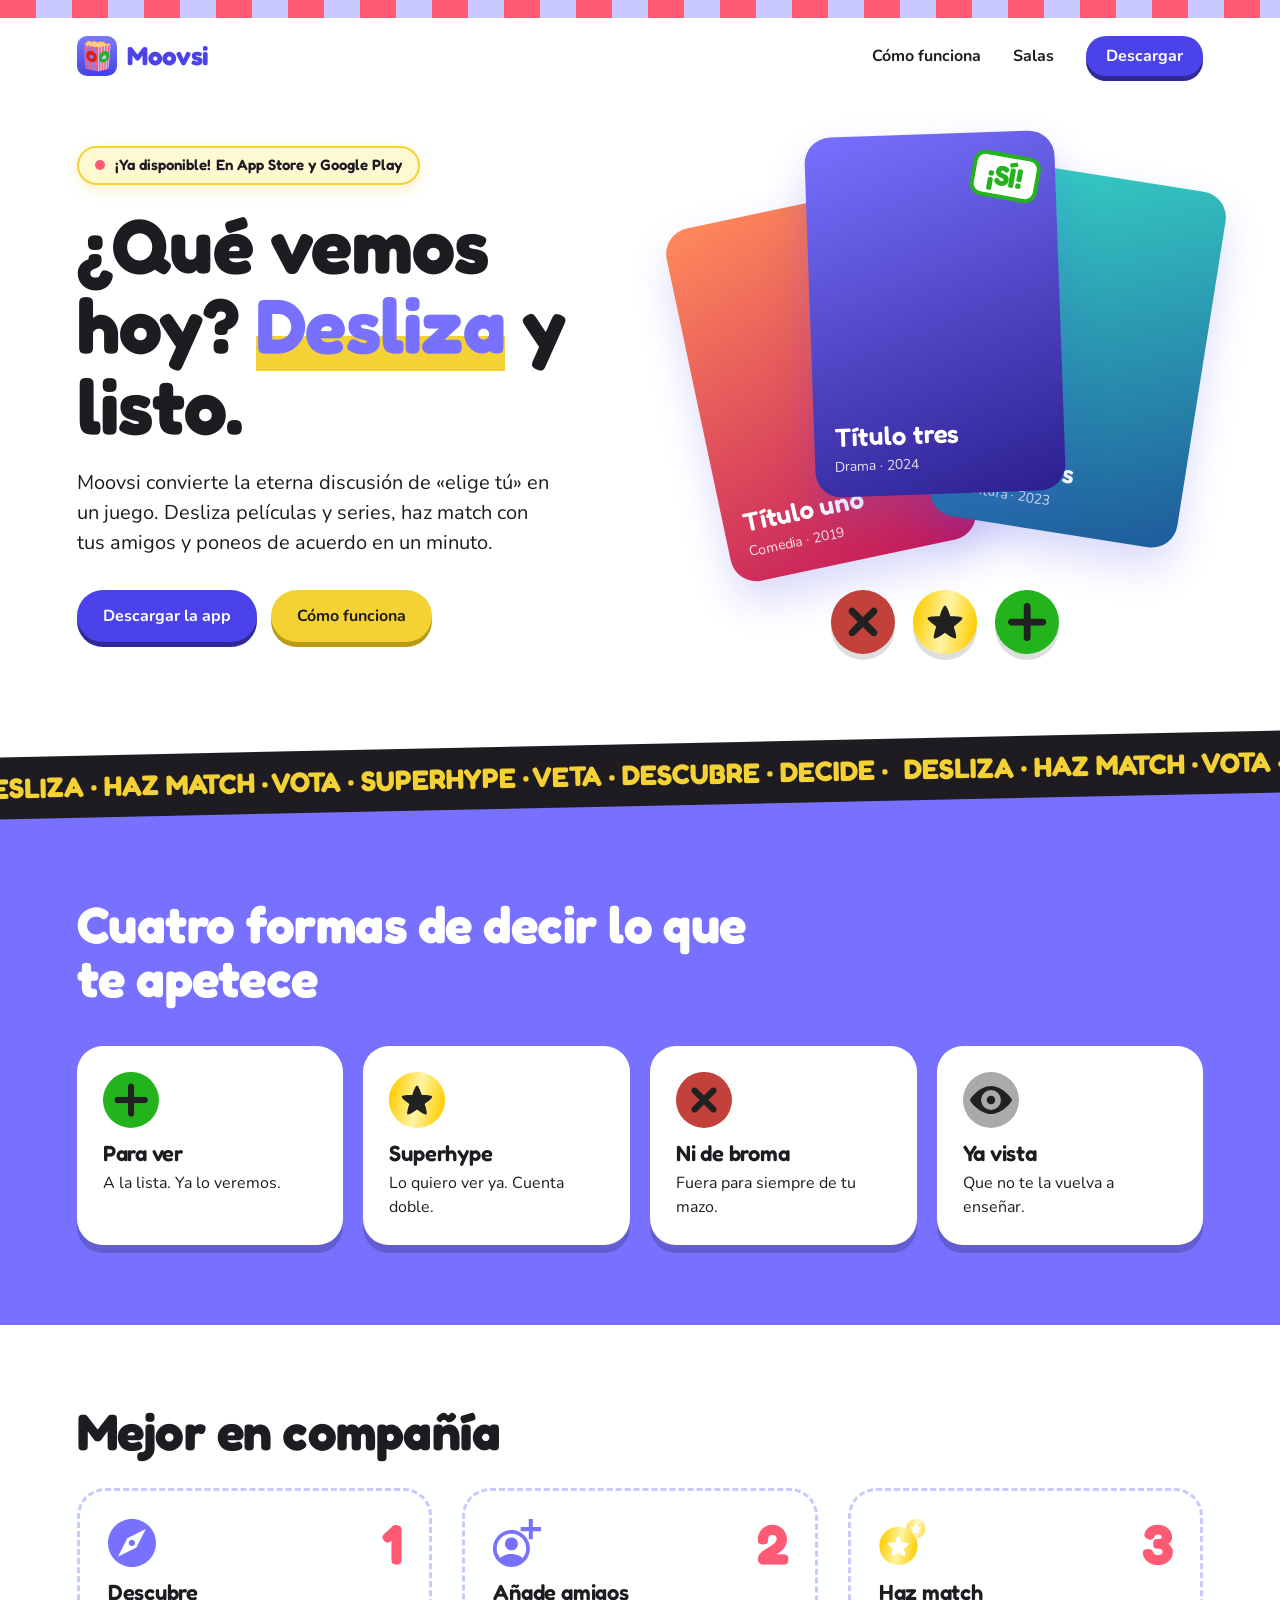
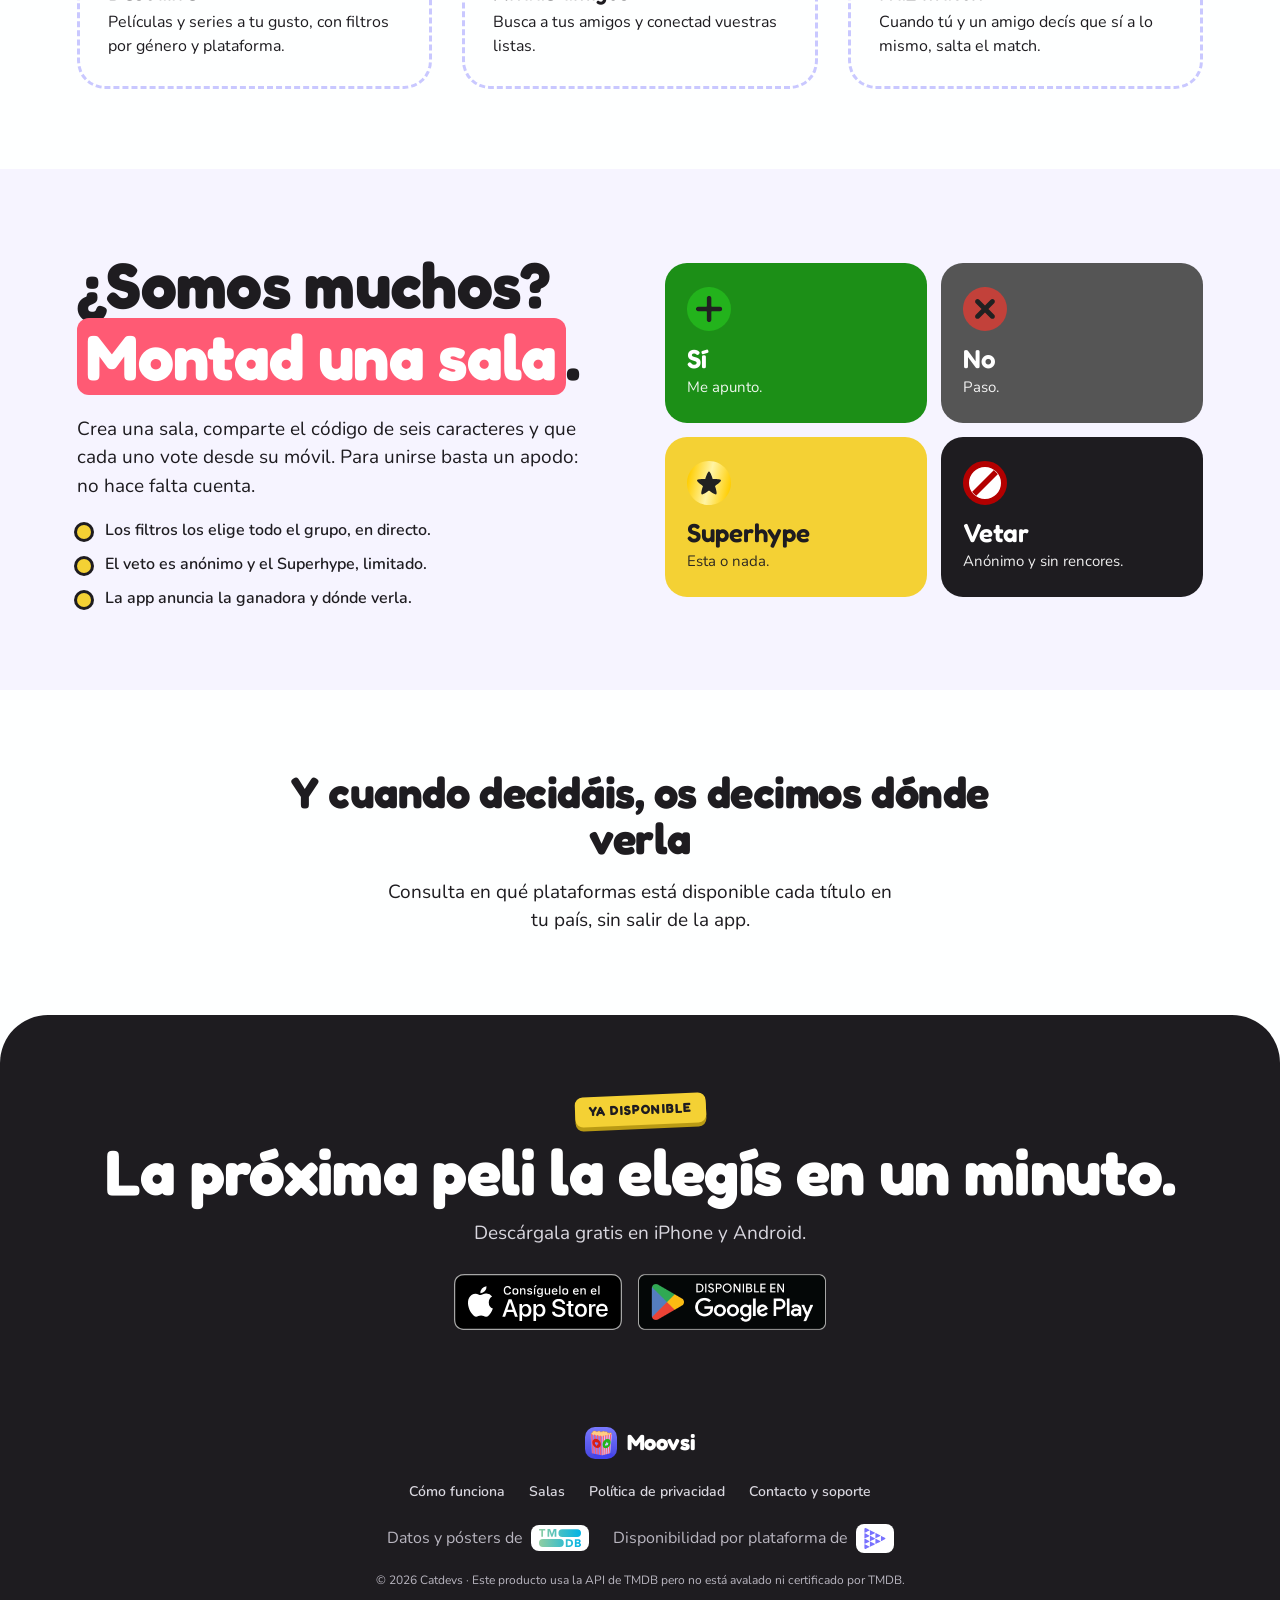
<file: index.html>
<!doctype html>
<html lang="es">
<head>
  <meta charset="utf-8">
  <meta name="viewport" content="width=device-width, initial-scale=1">
  <title>Moovsi: elige qué ver con tus amigos</title>
  <meta name="description" content="Moovsi convierte el eterno «¿qué vemos hoy?» en un juego. Desliza películas y series, haz match con tus amigos o montad una sala y votad juntos.">
  <link rel="canonical" href="https://moovsi.com/">
  <meta name="theme-color" content="#7871FF">

  <!-- Open Graph / Social Sharing -->
  <meta property="og:type" content="website">
  <meta property="og:url" content="https://moovsi.com/">
  <meta property="og:site_name" content="Moovsi">
  <meta property="og:title" content="Moovsi: elige qué ver con tus amigos">
  <meta property="og:description" content="Moovsi convierte el eterno «¿qué vemos hoy?» en un juego. Desliza películas y series, haz match con tus amigos o montad una sala y votad juntos.">
  <meta property="og:image" content="https://moovsi.com/assets/img/app-icon.png">

  <!-- Twitter Card -->
  <meta name="twitter:card" content="summary">
  <meta name="twitter:title" content="Moovsi: elige qué ver con tus amigos">
  <meta name="twitter:description" content="Moovsi convierte el eterno «¿qué vemos hoy?» en un juego. Desliza películas y series, haz match con tus amigos o montad una sala y votad juntos.">
  <meta name="twitter:image" content="https://moovsi.com/assets/img/app-icon.png">
  <link rel="icon" type="image/png" href="assets/img/app-icon.png">
  <link rel="preconnect" href="https://fonts.googleapis.com">
  <link rel="preconnect" href="https://fonts.gstatic.com" crossorigin>
  <link href="https://fonts.googleapis.com/css2?family=Fredoka:wght@500;600;700&family=Nunito:wght@400;600;700&display=swap" rel="stylesheet">
  <link rel="stylesheet" href="css/styles.css">
</head>
<body>
  <a class="skip-link" href="#contenido">Saltar al contenido</a>
  <div class="stripes" aria-hidden="true"></div>

  <header class="site-header">
    <a class="brand" href="#inicio" aria-label="Moovsi, inicio">
      <img src="assets/img/app-icon.png" alt="" width="40" height="40">
      <span>Moovsi</span>
    </a>
    <nav aria-label="Principal">
      <ul class="nav-list">
        <li><a href="#como-funciona">Cómo funciona</a></li>
        <li><a href="#salas">Salas</a></li>
        <li><button class="btn btn-small js-download-btn" type="button">Descargar</button></li>
      </ul>
    </nav>
  </header>

  <main id="contenido">
    <section class="hero" id="inicio" aria-labelledby="hero-title">
      <div class="hero-copy">
        <div class="coming-soon-pill">
          <span class="pulse-dot" aria-hidden="true"></span>
          <span class="pill-text"><span>¡Ya disponible!</span> <span>En App Store y Google Play</span></span>
        </div>
        <h1 id="hero-title">¿Qué vemos hoy? <em>Desliza</em> y listo.</h1>
        <p>Moovsi convierte la eterna discusión de «elige tú» en un juego. Desliza películas y series, haz match con tus amigos y poneos de acuerdo en un minuto.</p>
        <div class="cta">
          <button class="btn js-download-btn" type="button">Descargar la app</button>
          <a class="btn btn-yellow" href="#como-funciona">Cómo funciona</a>
        </div>
      </div>

      <div class="stage" role="img" aria-label="Ilustración del mazo de Moovsi: tres tarjetas de títulos y los botones para decidir sobre ellas">
        <div class="card card-1"><strong>Título uno</strong><span>Comedia · 2019</span></div>
        <div class="card card-2"><strong>Título dos</strong><span>Aventura · 2023</span></div>
        <div class="card card-3"><span class="stamp">¡SÍ!</span><strong>Título tres</strong><span>Drama · 2024</span></div>
        <div class="deck-actions">
          <img src="assets/icons/blacklist.svg" alt="" width="64" height="64">
          <img src="assets/icons/super-hyped.svg" alt="" width="64" height="64">
          <img src="assets/icons/watchlist.svg" alt="" width="64" height="64">
        </div>
      </div>
    </section>

    <div class="marquee" aria-hidden="true">
      <p class="marquee-track">
        <span class="marquee-group"><span>Desliza · Haz match · Vota · Superhype · Veta · Descubre · Decide ·</span><span>Desliza · Haz match · Vota · Superhype · Veta · Descubre · Decide ·</span></span>
        <span class="marquee-group"><span>Desliza · Haz match · Vota · Superhype · Veta · Descubre · Decide ·</span><span>Desliza · Haz match · Vota · Superhype · Veta · Descubre · Decide ·</span></span>
      </p>
    </div>

    <section class="band" id="como-funciona" aria-labelledby="ratings-title">
      <h2 id="ratings-title">Cuatro formas de decir lo que te apetece</h2>
      <ul class="tiles">
        <li class="tile">
          <img src="assets/icons/watchlist.svg" alt="" width="56" height="56">
          <h3>Para ver</h3>
          <p>A la lista. Ya lo veremos.</p>
        </li>
        <li class="tile">
          <img src="assets/icons/super-hyped.svg" alt="" width="56" height="56">
          <h3>Superhype</h3>
          <p>Lo quiero ver ya. Cuenta doble.</p>
        </li>
        <li class="tile">
          <img src="assets/icons/blacklist.svg" alt="" width="56" height="56">
          <h3>Ni de broma</h3>
          <p>Fuera para siempre de tu mazo.</p>
        </li>
        <li class="tile">
          <img src="assets/icons/watched.svg" alt="" width="56" height="56">
          <h3>Ya vista</h3>
          <p>Que no te la vuelva a enseñar.</p>
        </li>
      </ul>
    </section>

    <section class="section" aria-labelledby="steps-title">
      <h2 id="steps-title">Mejor en compañía</h2>
      <ol class="steps">
        <li class="step">
          <img src="assets/icons/discover.svg" alt="" width="48" height="48">
          <h3>Descubre</h3>
          <p>Películas y series a tu gusto, con filtros por género y plataforma.</p>
        </li>
        <li class="step">
          <img src="assets/icons/add-friends.svg" alt="" width="48" height="48">
          <h3>Añade amigos</h3>
          <p>Busca a tus amigos y conectad vuestras listas.</p>
        </li>
        <li class="step">
          <img src="assets/icons/matches.svg" alt="" width="48" height="48">
          <h3>Haz match</h3>
          <p>Cuando tú y un amigo decís que sí a lo mismo, salta el match.</p>
        </li>
      </ol>
    </section>

    <section class="rooms" id="salas" aria-labelledby="rooms-title">
      <div class="rooms-intro">
        <h2 id="rooms-title">¿Somos muchos? <mark>Montad una sala</mark>.</h2>
        <p>Crea una sala, comparte el código de seis caracteres y que cada uno vote desde su móvil. Para unirse basta un apodo: no hace falta cuenta.</p>
        <ul class="rooms-points">
          <li>Los filtros los elige todo el grupo, en directo.</li>
          <li>El veto es anónimo y el Superhype, limitado.</li>
          <li>La app anuncia la ganadora y dónde verla.</li>
        </ul>
      </div>

      <ul class="votes" aria-label="Los cuatro votos de una sala">
        <li class="vote vote-yes">
          <img src="assets/icons/watchlist.svg" alt="" width="44" height="44">
          <h3>Sí</h3><p>Me apunto.</p>
        </li>
        <li class="vote vote-no">
          <img src="assets/icons/blacklist.svg" alt="" width="44" height="44">
          <h3>No</h3><p>Paso.</p>
        </li>
        <li class="vote vote-hype">
          <img src="assets/icons/super-hyped.svg" alt="" width="44" height="44">
          <h3>Superhype</h3><p>Esta o nada.</p>
        </li>
        <li class="vote vote-veto">
          <span class="nosign" aria-hidden="true"></span>
          <h3>Vetar</h3><p>Anónimo y sin rencores.</p>
        </li>
      </ul>
    </section>

    <section class="providers" aria-labelledby="providers-title">
      <h2 id="providers-title">Y cuando decidáis, os decimos dónde verla</h2>
      <p>Consulta en qué plataformas está disponible cada título en tu país, sin salir de la app.</p>
    </section>

    <section class="final" id="descargar" aria-labelledby="final-title">
      <span class="badge-tag">Ya disponible</span>
      <h2 id="final-title">La próxima peli la elegís en un minuto.</h2>
      <p class="platforms">Descárgala gratis en iPhone y Android.</p>
      <ul class="stores">
        <li><a class="store-badge" href="https://apps.apple.com/es/app/moovsi/id6828976838" target="_blank" rel="noopener"><img src="assets/img/app-store-badge-es.svg" alt="Consíguelo en el App Store" width="168" height="56"></a></li>
        <li><a class="store-badge" href="https://play.google.com/store/apps/details?id=app.movsy.android" target="_blank" rel="noopener"><img src="assets/img/google-play-badge-es.png" alt="Disponible en Google Play" width="188" height="56"></a></li>
      </ul>
    </section>
  </main>

  <footer class="site-footer">
    <a class="brand brand-footer" href="#inicio">
      <img src="assets/img/app-icon.png" alt="" width="32" height="32">
      <span>Moovsi</span>
    </a>
    <nav class="footer-nav" aria-label="Navegación pie de página">
      <ul class="footer-links">
        <li><a href="#como-funciona">Cómo funciona</a></li>
        <li><a href="#salas">Salas</a></li>
        <li><a href="privacy.html">Política de privacidad</a></li>
        <li><a href="mailto:catdevsstudio@gmail.com">Contacto y soporte</a></li>
      </ul>
    </nav>
    <p class="credits">
      <span>Datos y pósters de
        <a href="https://www.themoviedb.org/" rel="noopener"><img class="credit-logo credit-tmdb" src="assets/icons/tmdb.svg" alt="TMDB"></a></span>
      <span>Disponibilidad por plataforma de
        <a href="https://www.justwatch.com/" rel="noopener"><img class="credit-logo credit-justwatch" src="assets/icons/justwatch.svg" alt="JustWatch"></a></span>
    </p>
    <p class="copy"><small>© 2026 Catdevs · Este producto usa la API de TMDB pero no está avalado ni certificado por TMDB.</small></p>
  </footer>

  <!-- Modal de descarga -->
  <dialog id="download-modal" class="modal" aria-labelledby="modal-title">
    <div class="modal-card">
      <div class="modal-stripes" aria-hidden="true"></div>
      <button class="modal-close js-modal-close" type="button" aria-label="Cerrar ventana">&times;</button>
      
      <div class="modal-body">
        <div class="modal-badge-wrap">
          <img src="assets/img/app-icon.png" alt="Moovsi" width="80" height="80" class="modal-icon">
          <span class="modal-stamp">¡YA!</span>
        </div>

        <h3 id="modal-title">¡Descarga Moovsi!</h3>
        
        <p class="modal-text">
          Ya está disponible gratis en el <strong>App Store</strong> y en <strong>Google Play</strong>.
        </p>

        <p class="modal-subtext">
          Crea tu primera sala con amigos y elige qué ver sin discusiones en el sofá.
        </p>

        <div class="modal-actions">
          <a class="store-badge" href="https://apps.apple.com/es/app/moovsi/id6828976838" target="_blank" rel="noopener"><img src="assets/img/app-store-badge-es.svg" alt="Consíguelo en el App Store" width="168" height="56"></a>
          <a class="store-badge" href="https://play.google.com/store/apps/details?id=app.movsy.android" target="_blank" rel="noopener"><img src="assets/img/google-play-badge-es.png" alt="Disponible en Google Play" width="188" height="56"></a>
          <button class="modal-dismiss js-modal-close" type="button">Ahora no</button>
        </div>
      </div>
    </div>
  </dialog>

  <script>
    (function () {
      const modal = document.getElementById('download-modal');
      if (!modal) return;

      // Abrir modal con cualquier botón de descarga
      document.querySelectorAll('.js-download-btn').forEach(btn => {
        btn.addEventListener('click', (e) => {
          e.preventDefault();
          if (typeof modal.showModal === 'function') {
            modal.showModal();
          } else {
            modal.setAttribute('open', '');
          }
        });
      });

      // Cerrar modal
      modal.querySelectorAll('.js-modal-close').forEach(btn => {
        btn.addEventListener('click', () => modal.close());
      });

      // Cerrar al pulsar fuera del contenido (en el backdrop)
      modal.addEventListener('click', (e) => {
        const rect = modal.querySelector('.modal-card').getBoundingClientRect();
        const isInDialog = (
          rect.top <= e.clientY && e.clientY <= rect.top + rect.height &&
          rect.left <= e.clientX && e.clientX <= rect.left + rect.width
        );
        if (!isInDialog) {
          modal.close();
        }
      });
    })();
  </script>
</body>
</html>
</file>
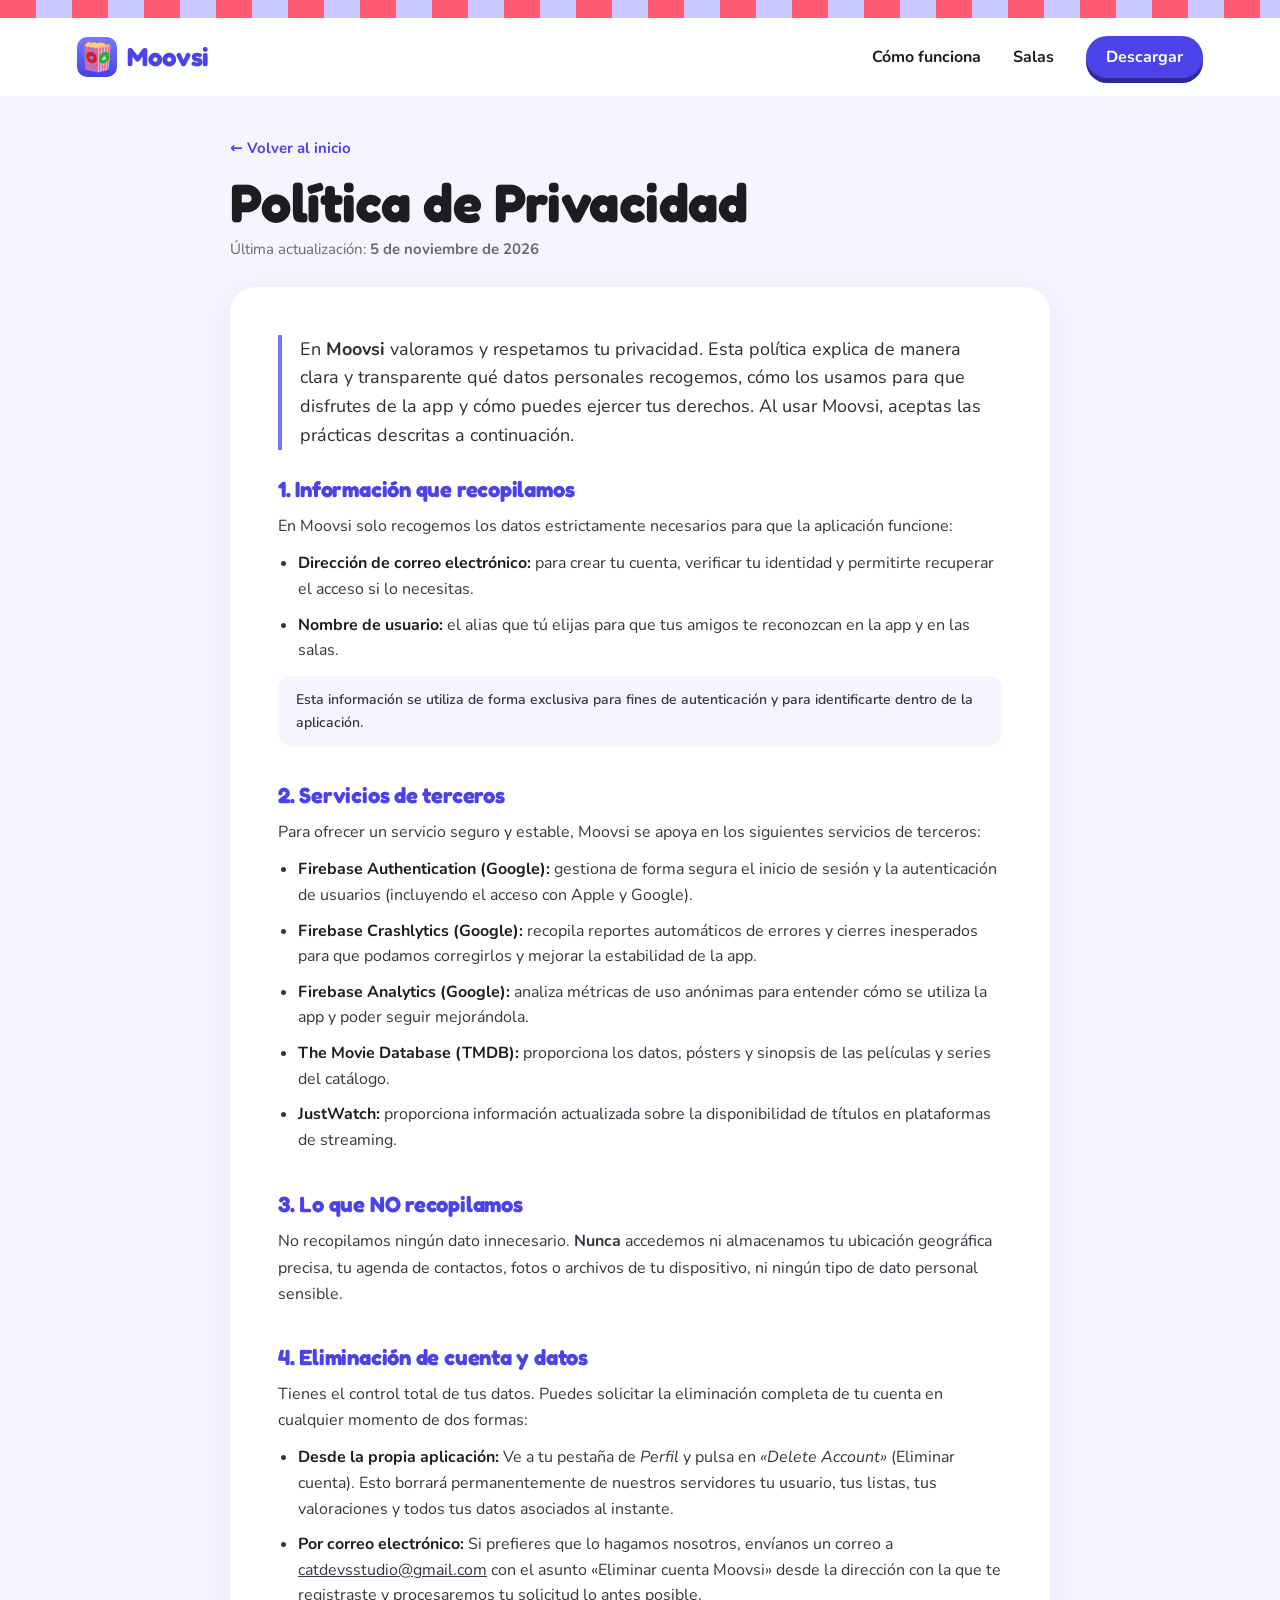
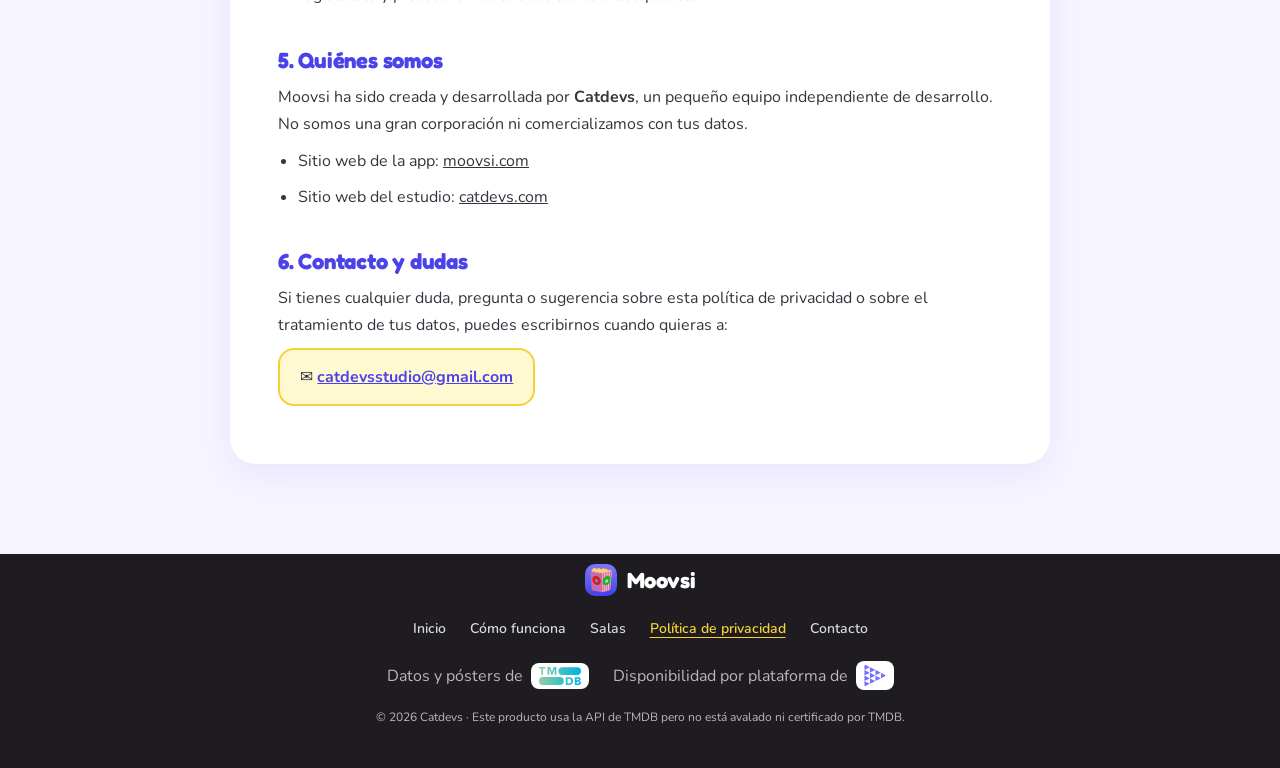
<file: privacy-policy.html>
<!doctype html>
<html lang="es">
<head>
  <meta charset="utf-8">
  <meta name="viewport" content="width=device-width, initial-scale=1">
  <title>Política de Privacidad — Moovsi</title>
  <meta name="description" content="Política de privacidad de Moovsi. Te explicamos de forma transparente qué datos recogemos, cómo los tratamos y cómo puedes eliminarlos.">
  <link rel="canonical" href="https://moovsi.com/privacy.html">
  <meta name="theme-color" content="#7871FF">

  <!-- Open Graph / Social Sharing -->
  <meta property="og:type" content="article">
  <meta property="og:url" content="https://moovsi.com/privacy.html">
  <meta property="og:site_name" content="Moovsi">
  <meta property="og:title" content="Política de Privacidad — Moovsi">
  <meta property="og:description" content="Política de privacidad de Moovsi. Te explicamos de forma transparente qué datos recogemos, cómo los tratamos y cómo puedes eliminarlos.">
  <meta property="og:image" content="https://moovsi.com/assets/img/app-icon.png">

  <!-- Twitter Card -->
  <meta name="twitter:card" content="summary">
  <meta name="twitter:title" content="Política de Privacidad — Moovsi">
  <meta name="twitter:description" content="Política de privacidad de Moovsi. Te explicamos de forma transparente qué datos recogemos, cómo los tratamos y cómo puedes eliminarlos.">
  <meta name="twitter:image" content="https://moovsi.com/assets/img/app-icon.png">
  <link rel="icon" type="image/png" href="assets/img/app-icon.png">
  <link rel="preconnect" href="https://fonts.googleapis.com">
  <link rel="preconnect" href="https://fonts.gstatic.com" crossorigin>
  <link href="https://fonts.googleapis.com/css2?family=Fredoka:wght@500;600;700&family=Nunito:wght@400;600;700&display=swap" rel="stylesheet">
  <link rel="stylesheet" href="css/styles.css">
</head>
<body>
  <div class="stripes" aria-hidden="true"></div>

  <header class="site-header">
    <a class="brand" href="index.html" aria-label="Moovsi, volver al inicio">
      <img src="assets/img/app-icon.png" alt="" width="40" height="40">
      <span>Moovsi</span>
    </a>
    <nav aria-label="Principal">
      <ul class="nav-list">
        <li><a href="index.html#como-funciona">Cómo funciona</a></li>
        <li><a href="index.html#salas">Salas</a></li>
        <li><a class="btn btn-small" href="index.html#descargar">Descargar</a></li>
      </ul>
    </nav>
  </header>

  <main id="contenido" class="legal-main">
    <div class="legal-wrapper">
      <header class="legal-header">
        <a class="back-link" href="index.html">← Volver al inicio</a>
        <h1>Política de Privacidad</h1>
        <p class="legal-meta">Última actualización: <strong>5 de noviembre de 2026</strong></p>
      </header>

      <article class="legal-article">
        <p class="lead">
          En <strong>Moovsi</strong> valoramos y respetamos tu privacidad. Esta política explica de manera clara y transparente qué datos personales recogemos, cómo los usamos para que disfrutes de la app y cómo puedes ejercer tus derechos. Al usar Moovsi, aceptas las prácticas descritas a continuación.
        </p>

        <section class="legal-section">
          <h2>1. Información que recopilamos</h2>
          <p>En Moovsi solo recogemos los datos estrictamente necesarios para que la aplicación funcione:</p>
          <ul class="legal-list">
            <li><strong>Dirección de correo electrónico:</strong> para crear tu cuenta, verificar tu identidad y permitirte recuperar el acceso si lo necesitas.</li>
            <li><strong>Nombre de usuario:</strong> el alias que tú elijas para que tus amigos te reconozcan en la app y en las salas.</li>
          </ul>
          <p class="legal-note">
            Esta información se utiliza de forma exclusiva para fines de autenticación y para identificarte dentro de la aplicación.
          </p>
        </section>

        <section class="legal-section">
          <h2>2. Servicios de terceros</h2>
          <p>Para ofrecer un servicio seguro y estable, Moovsi se apoya en los siguientes servicios de terceros:</p>
          <ul class="legal-list">
            <li><strong>Firebase Authentication (Google):</strong> gestiona de forma segura el inicio de sesión y la autenticación de usuarios (incluyendo el acceso con Apple y Google).</li>
            <li><strong>Firebase Crashlytics (Google):</strong> recopila reportes automáticos de errores y cierres inesperados para que podamos corregirlos y mejorar la estabilidad de la app.</li>
            <li><strong>Firebase Analytics (Google):</strong> analiza métricas de uso anónimas para entender cómo se utiliza la app y poder seguir mejorándola.</li>
            <li><strong>The Movie Database (TMDB):</strong> proporciona los datos, pósters y sinopsis de las películas y series del catálogo.</li>
            <li><strong>JustWatch:</strong> proporciona información actualizada sobre la disponibilidad de títulos en plataformas de streaming.</li>
          </ul>
        </section>

        <section class="legal-section">
          <h2>3. Lo que NO recopilamos</h2>
          <p>
            No recopilamos ningún dato innecesario. <strong>Nunca</strong> accedemos ni almacenamos tu ubicación geográfica precisa, tu agenda de contactos, fotos o archivos de tu dispositivo, ni ningún tipo de dato personal sensible.
          </p>
        </section>

        <section class="legal-section">
          <h2>4. Eliminación de cuenta y datos</h2>
          <p>Tienes el control total de tus datos. Puedes solicitar la eliminación completa de tu cuenta en cualquier momento de dos formas:</p>
          <ul class="legal-list">
            <li><strong>Desde la propia aplicación:</strong> Ve a tu pestaña de <em>Perfil</em> y pulsa en <em>«Delete Account»</em> (Eliminar cuenta). Esto borrará permanentemente de nuestros servidores tu usuario, tus listas, tus valoraciones y todos tus datos asociados al instante.</li>
            <li><strong>Por correo electrónico:</strong> Si prefieres que lo hagamos nosotros, envíanos un correo a <a href="mailto:catdevsstudio@gmail.com">catdevsstudio@gmail.com</a> con el asunto «Eliminar cuenta Moovsi» desde la dirección con la que te registraste y procesaremos tu solicitud lo antes posible.</li>
          </ul>
        </section>

        <section class="legal-section">
          <h2>5. Quiénes somos</h2>
          <p>
            Moovsi ha sido creada y desarrollada por <strong>Catdevs</strong>, un pequeño equipo independiente de desarrollo. No somos una gran corporación ni comercializamos con tus datos.
          </p>
          <ul class="legal-list">
            <li>Sitio web de la app: <a href="https://moovsi.com">moovsi.com</a></li>
            <li>Sitio web del estudio: <a href="https://catdevs.com" target="_blank" rel="noopener">catdevs.com</a></li>
          </ul>
        </section>

        <section class="legal-section">
          <h2>6. Contacto y dudas</h2>
          <p>
            Si tienes cualquier duda, pregunta o sugerencia sobre esta política de privacidad o sobre el tratamiento de tus datos, puedes escribirnos cuando quieras a:
          </p>
          <p class="contact-box">
            ✉️ <a href="mailto:catdevsstudio@gmail.com"><strong>catdevsstudio@gmail.com</strong></a>
          </p>
        </section>
      </article>
    </div>
  </main>

  <footer class="site-footer">
    <a class="brand brand-footer" href="index.html">
      <img src="assets/img/app-icon.png" alt="" width="32" height="32">
      <span>Moovsi</span>
    </a>
    <nav class="footer-nav" aria-label="Navegación pie de página">
      <ul class="footer-links">
        <li><a href="index.html">Inicio</a></li>
        <li><a href="index.html#como-funciona">Cómo funciona</a></li>
        <li><a href="index.html#salas">Salas</a></li>
        <li><a href="privacy.html" class="is-active">Política de privacidad</a></li>
        <li><a href="mailto:catdevsstudio@gmail.com">Contacto</a></li>
      </ul>
    </nav>
    <p class="credits">
      <span>Datos y pósters de
        <a href="https://www.themoviedb.org/" rel="noopener"><img class="credit-logo credit-tmdb" src="assets/icons/tmdb.svg" alt="TMDB"></a></span>
      <span>Disponibilidad por plataforma de
        <a href="https://www.justwatch.com/" rel="noopener"><img class="credit-logo credit-justwatch" src="assets/icons/justwatch.svg" alt="JustWatch"></a></span>
    </p>
    <p class="copy"><small>© 2026 Catdevs · Este producto usa la API de TMDB pero no está avalado ni certificado por TMDB.</small></p>
  </footer>
</body>
</html>
</file>
<file: css/styles.css>
/* Moovsi landing page. Palette taken from the app's color assets. */
:root {
  --accent: #7871FF;
  --accent-dark: #4B43E9;
  --accent-deep: #2f2998;
  --yellow: #F4D134;
  --yellow-deep: #b99a14;
  --pink: #FF5A74;
  --lavender: #C9C8FF;
  --bg: #FEFFFF;
  --ink: #1E1C20;
  --veto: #B30000;

  --font-display: "Fredoka", system-ui, sans-serif;
  --font-body: "Nunito", system-ui, sans-serif;

  --gutter: clamp(20px, 6vw, 80px);
  --radius: 26px;
}

*, *::before, *::after { box-sizing: border-box; }
* { margin: 0; }

/* The rotated marquee and the tilted hero cards stick out of the viewport on purpose.
   `overflow-x: hidden` on body alone doesn't stop iOS Safari from widening the page,
   so clip on the root and on <main> (clip, unlike hidden, creates no scroll container). */
html { scroll-behavior: smooth; scroll-padding-top: 80px; overflow-x: hidden; overflow-x: clip; }
main { overflow-x: hidden; overflow-x: clip; }

body {
  font-family: var(--font-body);
  background: var(--bg);
  color: var(--ink);
  line-height: 1.5;
  overflow-x: hidden;
  overflow-x: clip;
}

img { display: block; max-width: 100%; height: auto; }
ul, ol { padding: 0; list-style: none; }
a { color: inherit; }

h1, h2, h3, .brand {
  font-family: var(--font-display);
  letter-spacing: -0.01em;
  line-height: 1.05;
}
h2 { font-size: clamp(34px, 4vw, 56px); font-weight: 700; }
h3 { font-size: 22px; font-weight: 600; }

:focus-visible { outline: 3px solid var(--ink); outline-offset: 3px; border-radius: 6px; }

.skip-link {
  position: absolute; left: 16px; top: -60px; z-index: 10;
  background: var(--ink); color: #fff; padding: 10px 16px; border-radius: 10px;
}
.skip-link:focus { top: 16px; }

/* Stripes: the popcorn bucket */
.stripes {
  height: 18px;
  background: repeating-linear-gradient(90deg, var(--pink) 0 36px, var(--lavender) 36px 72px);
}

/* Header */
.site-header {
  display: flex; align-items: center; justify-content: space-between; gap: 16px;
  padding: 18px var(--gutter);
}
.brand {
  display: inline-flex; align-items: center; gap: 10px;
  font-size: 26px; font-weight: 700; color: var(--accent-dark); text-decoration: none;
}
.brand img { border-radius: 10px; }
.nav-list { display: flex; align-items: center; gap: clamp(14px, 3vw, 32px); font-weight: 700; }
.nav-list a:not(.btn) { text-decoration: none; }
.nav-list a:not(.btn):hover { text-decoration: underline; text-decoration-color: var(--yellow); text-decoration-thickness: 3px; text-underline-offset: 6px; }

/* Buttons */
.btn {
  display: inline-block; background: var(--accent-dark); color: #fff;
  font-family: inherit; font-size: inherit; border: none; cursor: pointer;
  font-weight: 700; text-decoration: none;
  padding: 14px 26px; border-radius: 999px;
  box-shadow: 0 5px 0 var(--accent-deep);
  transition: transform .15s, box-shadow .15s;
}
.btn:hover { transform: translateY(2px); box-shadow: 0 3px 0 var(--accent-deep); }
.btn-yellow { background: var(--yellow); color: var(--ink); box-shadow: 0 5px 0 var(--yellow-deep); }
.btn-yellow:hover { box-shadow: 0 3px 0 var(--yellow-deep); }
.btn-small { padding: 9px 20px; }

/* Hero */
.hero {
  display: grid; grid-template-columns: 1.1fr 1fr; gap: 40px; align-items: center;
  padding: 40px var(--gutter) 90px;
}
.hero h1 { font-size: clamp(44px, 6vw, 84px); font-weight: 700; }
.hero em {
  font-style: normal; color: var(--accent);
  background: linear-gradient(transparent 62%, var(--yellow) 62%);
}
.hero-copy { container-type: inline-size; }
.hero-copy p { font-size: 20px; margin: 22px 0 32px; max-width: 480px; }
.cta { display: flex; gap: 14px; flex-wrap: wrap; }

/* The cards are placed in % of the stage, so cap its width: otherwise a wide
   column (phone in landscape, very wide desktop) spreads the deck apart. */
.stage { position: relative; height: 520px; width: 100%; max-width: 540px; margin-inline: auto; }
.card {
  position: absolute; width: 250px; height: 360px; padding: 20px;
  border-radius: var(--radius); color: #fff;
  display: flex; flex-direction: column; justify-content: flex-end;
  box-shadow: 0 20px 40px rgb(75 67 233 / .2);
  font-family: var(--font-display);
}
.card strong { font-size: 26px; font-weight: 600; }
.card span { font-family: var(--font-body); opacity: .85; font-size: 14px; }
.card-1 { background: linear-gradient(160deg, #ff8a5b, #c2185b); left: 2%; top: 70px; transform: rotate(-12deg); }
.card-2 { background: linear-gradient(160deg, #36d1c4, #1e5a9c); right: 0; top: 40px; transform: rotate(9deg); }
.card-3 { background: linear-gradient(160deg, #7871ff, #2b1f8f); left: 24%; top: 0; transform: rotate(-2deg); z-index: 2; }
.stamp {
  position: absolute; top: 22px; right: 16px;
  font: 700 28px var(--font-display) !important; opacity: 1 !important;
  color: #23b31c; border: 4px solid #23b31c; border-radius: 12px;
  padding: 2px 12px; background: #fff; transform: rotate(12deg);
}
.deck-actions {
  position: absolute; bottom: 0; left: 50%; transform: translateX(-50%); z-index: 3;
  display: flex; gap: 18px;
}
.deck-actions img { filter: drop-shadow(0 6px 0 rgb(0 0 0 / .13)); }

/* Marquee */
.marquee {
  overflow: hidden; background: var(--ink); color: var(--yellow);
  padding: 14px 0; transform: rotate(-1.2deg); margin: 0 -2vw;
}
.marquee-track {
  display: flex; width: max-content;
  font: 700 28px var(--font-display); text-transform: uppercase; white-space: nowrap;
  animation: marquee 30s linear infinite;
}
/* Two identical groups, each at least as wide as the viewport, so moving
   the track by half its width loops with no gap at any screen size. */
.marquee-group {
  display: flex; flex-shrink: 0; justify-content: space-around; gap: 1ch;
  min-width: 104vw;
}
@keyframes marquee { to { transform: translateX(-50%); } }

/* Sections */
.section, .band, .rooms, .providers, .final { padding: 80px var(--gutter); }
.band { background: var(--accent); color: #fff; margin-top: -18px; padding-top: 110px; }
.band h2 { max-width: 700px; margin-bottom: 40px; }
.tiles { display: grid; grid-template-columns: repeat(4, 1fr); gap: 20px; }
.tile { background: #fff; color: var(--ink); border-radius: var(--radius); padding: 26px; box-shadow: 0 8px 0 rgb(0 0 0 / .18); }
.tile h3 { margin: 14px 0 6px; }

.steps { display: grid; grid-template-columns: repeat(3, 1fr); gap: 30px; margin-top: 30px; counter-reset: step; }
.step { border: 3px dashed var(--lavender); border-radius: 28px; padding: 28px; counter-increment: step; position: relative; }
.step::after {
  content: counter(step); position: absolute; top: 18px; right: 26px;
  font: 700 56px var(--font-display); color: var(--pink);
}
.step h3 { margin: 14px 0 6px; }

/* Rooms */
.rooms {
  display: grid; grid-template-columns: 1fr 1fr; gap: 50px; align-items: center;
  background: #F6F4FF;
}
.rooms h2 { font-size: clamp(40px, 5vw, 72px); line-height: 1.12; }
.rooms mark {
  background: var(--pink); color: #fff; padding: 0 .15em; border-radius: 12px;
  -webkit-box-decoration-break: clone; box-decoration-break: clone;
}
.rooms-intro > p { font-size: 19px; margin: 22px 0 18px; max-width: 520px; }
.rooms-points { display: grid; gap: 10px; }
.rooms-points li { position: relative; padding-left: 28px; font-weight: 600; }
.rooms-points li::before {
  content: ""; position: absolute; left: 0; top: .45em; width: 14px; height: 14px;
  border-radius: 50%; background: var(--yellow); box-shadow: 0 0 0 3px var(--ink);
}
.votes { display: grid; grid-template-columns: 1fr 1fr; gap: 14px; }
.vote { border-radius: 22px; padding: 24px 22px; color: #fff; display: grid; gap: 4px; align-content: start; }
.vote h3 { font-size: 26px; margin-top: 10px; }
.vote p { font-size: 15px; opacity: .92; }
.vote-yes { background: #1c8f17; }
.vote-no { background: #555; }
.vote-hype { background: var(--yellow); color: var(--ink); }
.vote-veto { background: var(--ink); }
.nosign {
  position: relative; width: 44px; height: 44px; border-radius: 50%;
  border: 6px solid var(--veto); background: #fff;
}
.nosign::after {
  content: ""; position: absolute; left: 50%; top: 50%; width: 6px; height: 120%;
  background: var(--veto); transform: translate(-50%, -50%) rotate(45deg);
  clip-path: inset(10% 0 10% 0);
}

.providers { text-align: center; }
.providers h2 { font-size: clamp(30px, 3.4vw, 46px); max-width: 760px; margin: 0 auto 16px; }
.providers p { font-size: 19px; max-width: 520px; margin: 0 auto; }

.final {
  text-align: center; background: var(--ink); color: #fff; border-radius: 48px 48px 0 0;
}
.final h2 { font-size: clamp(36px, 5vw, 68px); margin-bottom: 14px; }
.platforms { font-size: 19px; margin-bottom: 26px; color: #d8d6de; }
.stores { display: flex; gap: 16px; justify-content: center; align-items: center; flex-wrap: wrap; }

/* Official store badges (artwork from Apple and Google: don't restyle or recolour them) */
.store-badge { display: inline-block; border-radius: 10px; transition: transform .15s; }
.store-badge:hover { transform: translateY(2px); }
.store-badge img { display: block; height: 56px; width: auto; }

/* Footer */
.site-footer {
  background: var(--ink); color: #b9b6c0; text-align: center;
  padding: 10px var(--gutter) 40px; display: grid; gap: 14px; justify-items: center;
}
.brand-footer { color: #fff; font-size: 22px; }
.footer-nav { margin: 8px 0; }
.footer-links {
  display: flex; gap: 14px 24px; justify-content: center; flex-wrap: wrap;
  font-size: 14px; font-weight: 600;
}
.footer-links a { color: #d8d6de; text-decoration: none; transition: color .15s; }
.footer-links a:hover, .footer-links a.is-active { color: var(--yellow); text-decoration: underline; text-underline-offset: 4px; }
.credits { display: flex; justify-content: center; gap: 8px 24px; flex-wrap: wrap; }
.credits span { display: inline-flex; align-items: center; gap: 8px; white-space: nowrap; }
.credits a { display: inline-flex; background: #fff; border-radius: 8px; padding: 4px 8px; }
/* The SVGs carry no intrinsic size, so give each one its own */
.credit-tmdb { width: 42px; height: 18px; }
.credit-justwatch { width: 22px; height: 21px; }
.site-footer small { font-size: 12px; }

/* Responsive */
@media (max-width: 900px) {
  .hero, .rooms { grid-template-columns: 1fr; }
  .tiles { grid-template-columns: 1fr 1fr; }
  .steps { grid-template-columns: 1fr; }
  .stage { height: 460px; max-width: 440px; }
  .card { width: 210px; height: 310px; }
  .nav-list li:not(:last-child) { display: none; }
}
@media (max-width: 520px) {
  .tiles, .votes { grid-template-columns: 1fr; }
  .card-1 { left: -4%; }
  .card-2 { right: -4%; }
}

@media (prefers-reduced-motion: reduce) {
  html { scroll-behavior: auto; }
  .marquee-track { animation: none; }
  .btn, .store-badge { transition: none; }
}

/* Legal & Privacy Policy Page */
.legal-main {
  background: #F6F4FF;
  padding: 40px var(--gutter) 90px;
  min-height: calc(100vh - 250px);
}
.legal-wrapper {
  max-width: 820px;
  margin: 0 auto;
}
.legal-header {
  margin-bottom: 26px;
}
.back-link {
  display: inline-block;
  font-weight: 700;
  color: var(--accent-dark);
  text-decoration: none;
  margin-bottom: 14px;
  font-size: 15px;
}
.back-link:hover {
  text-decoration: underline;
  text-decoration-color: var(--yellow);
  text-decoration-thickness: 3px;
}
.legal-header h1 {
  font-size: clamp(34px, 4.5vw, 54px);
  color: var(--ink);
  margin-bottom: 8px;
}
.legal-meta {
  font-size: 15px;
  color: #6a6778;
}
.legal-article {
  background: #fff;
  border-radius: var(--radius);
  padding: clamp(24px, 5vw, 48px);
  box-shadow: 0 10px 30px rgb(75 67 233 / .08);
  display: grid;
  gap: 28px;
}
.legal-article .lead {
  font-size: 18px;
  line-height: 1.6;
  color: #2f2c35;
  border-left: 4px solid var(--accent);
  padding-left: 18px;
}
.legal-section h2 {
  font-size: 22px;
  font-weight: 700;
  color: var(--accent-dark);
  margin-bottom: 12px;
}
.legal-section p {
  color: #38343f;
  line-height: 1.65;
  margin-bottom: 10px;
}
.legal-list {
  display: grid;
  gap: 10px;
  margin: 12px 0;
  padding-left: 20px;
  list-style: disc;
}
.legal-list li {
  color: #38343f;
  line-height: 1.6;
}
.legal-list li strong {
  color: var(--ink);
}
.legal-note {
  background: #F6F4FF;
  border-radius: 14px;
  padding: 12px 18px;
  font-size: 14px;
  font-weight: 600;
  color: var(--accent-deep);
}
.contact-box {
  background: #FFF9D2;
  border: 2px solid var(--yellow);
  border-radius: 16px;
  padding: 14px 20px;
  display: inline-block;
  font-size: 16px;
  color: var(--ink);
}
.contact-box a {
  color: var(--accent-dark);
  text-decoration: underline;
}

/* Coming Soon Badges & Pills */
.coming-soon-pill {
  display: inline-flex;
  align-items: center;
  gap: 10px;
  background: #FFF9D2;
  border: 2px solid var(--yellow);
  color: var(--ink);
  font-family: var(--font-display);
  font-size: 15px;
  font-weight: 600;
  padding: 6px 16px;
  border-radius: 999px;
  margin-bottom: 20px;
  box-shadow: 0 4px 14px rgba(244, 209, 52, 0.3);
}

/* Each phrase stays whole; if both don't fit on one line, each goes on its own line */
.pill-text {
  display: flex;
  flex-wrap: wrap;
  column-gap: 0.35em;
}
.pill-text > span { white-space: nowrap; }
/* Pill is ~394px wide on one line. Below that the phrases stack, so shrink the pill
   to its widest phrase instead of leaving empty space on the right. */

@container (max-width: 394px) {
  .coming-soon-pill { width: min-content; }
}

.pulse-dot {
  flex-shrink: 0;
  width: 10px;
  height: 10px;
  border-radius: 50%;
  background: var(--pink);
  box-shadow: 0 0 0 0 rgba(255, 90, 116, 0.7);
  animation: pulse 1.8s infinite;
}

@keyframes pulse {
  0% { transform: scale(0.95); box-shadow: 0 0 0 0 rgba(255, 90, 116, 0.7); }
  70% { transform: scale(1); box-shadow: 0 0 0 8px rgba(255, 90, 116, 0); }
  100% { transform: scale(0.95); box-shadow: 0 0 0 0 rgba(255, 90, 116, 0); }
}

.badge-tag {
  display: inline-block;
  background: var(--yellow);
  color: var(--ink);
  font-family: var(--font-display);
  font-size: 13px;
  font-weight: 700;
  text-transform: uppercase;
  letter-spacing: 0.08em;
  padding: 5px 14px;
  border-radius: 8px;
  margin-bottom: 14px;
  transform: rotate(-2.5deg);
  box-shadow: 0 4px 0 var(--yellow-deep);
}

/* Coming Soon Modal */
.modal {
  border: none;
  background: transparent;
  padding: 16px;
  margin: auto;
  max-width: 460px;
  width: 100%;
}

.modal::backdrop {
  background: rgba(30, 28, 32, 0.65);
  backdrop-filter: blur(8px);
  -webkit-backdrop-filter: blur(8px);
}

.modal[open] .modal-card {
  animation: popIn 0.28s cubic-bezier(0.34, 1.56, 0.64, 1) forwards;
}

@keyframes popIn {
  from {
    opacity: 0;
    transform: scale(0.88) translateY(12px);
  }
  to {
    opacity: 1;
    transform: scale(1) translateY(0);
  }
}

.modal-card {
  background: #fff;
  color: var(--ink);
  border-radius: 28px;
  position: relative;
  overflow: hidden;
  box-shadow: 0 25px 50px rgba(0, 0, 0, 0.28);
}

.modal-stripes {
  height: 12px;
  background: repeating-linear-gradient(90deg, var(--pink) 0 24px, var(--lavender) 24px 48px);
}

.modal-close {
  position: absolute;
  top: 18px;
  right: 18px;
  width: 34px;
  height: 34px;
  border-radius: 50%;
  border: none;
  background: #f1eff8;
  color: #6a6778;
  font-size: 24px;
  line-height: 1;
  display: flex;
  align-items: center;
  justify-content: center;
  cursor: pointer;
  transition: background 0.15s, transform 0.15s;
}

.modal-close:hover {
  background: var(--pink);
  color: #fff;
  transform: rotate(90deg);
}

.modal-body {
  padding: 32px 28px 36px;
  text-align: center;
  display: flex;
  flex-direction: column;
  align-items: center;
}

.modal-badge-wrap {
  position: relative;
  display: inline-block;
  margin-bottom: 20px;
}

.modal-icon {
  border-radius: 20px;
  box-shadow: 0 8px 20px rgba(120, 113, 255, 0.25);
}

.modal-stamp {
  position: absolute;
  top: -8px;
  right: -16px;
  font-family: var(--font-display);
  font-weight: 700;
  font-size: 13px;
  color: #fff;
  background: var(--pink);
  padding: 3px 10px;
  border-radius: 8px;
  transform: rotate(14deg);
  box-shadow: 0 3px 0 #c2185b;
}

.modal-body h3 {
  font-size: 26px;
  margin-bottom: 14px;
  color: var(--ink);
}

.modal-text {
  font-size: 16px;
  line-height: 1.55;
  color: #403d47;
  margin-bottom: 10px;
}

.modal-subtext {
  font-size: 14px;
  line-height: 1.5;
  color: #7a7685;
  margin-bottom: 24px;
}

.modal-actions {
  width: 100%;
  display: grid;
  gap: 14px;
  justify-items: center;
}

.modal-actions .btn {
  width: 100%;
  padding: 14px;
  font-size: 16px;
}

.modal-dismiss {
  background: none; border: none; cursor: pointer;
  font-family: inherit; font-size: 15px; font-weight: 700;
  color: #7a7685; padding: 6px;
}
.modal-dismiss:hover { color: var(--ink); text-decoration: underline; text-underline-offset: 4px; }
</file>
